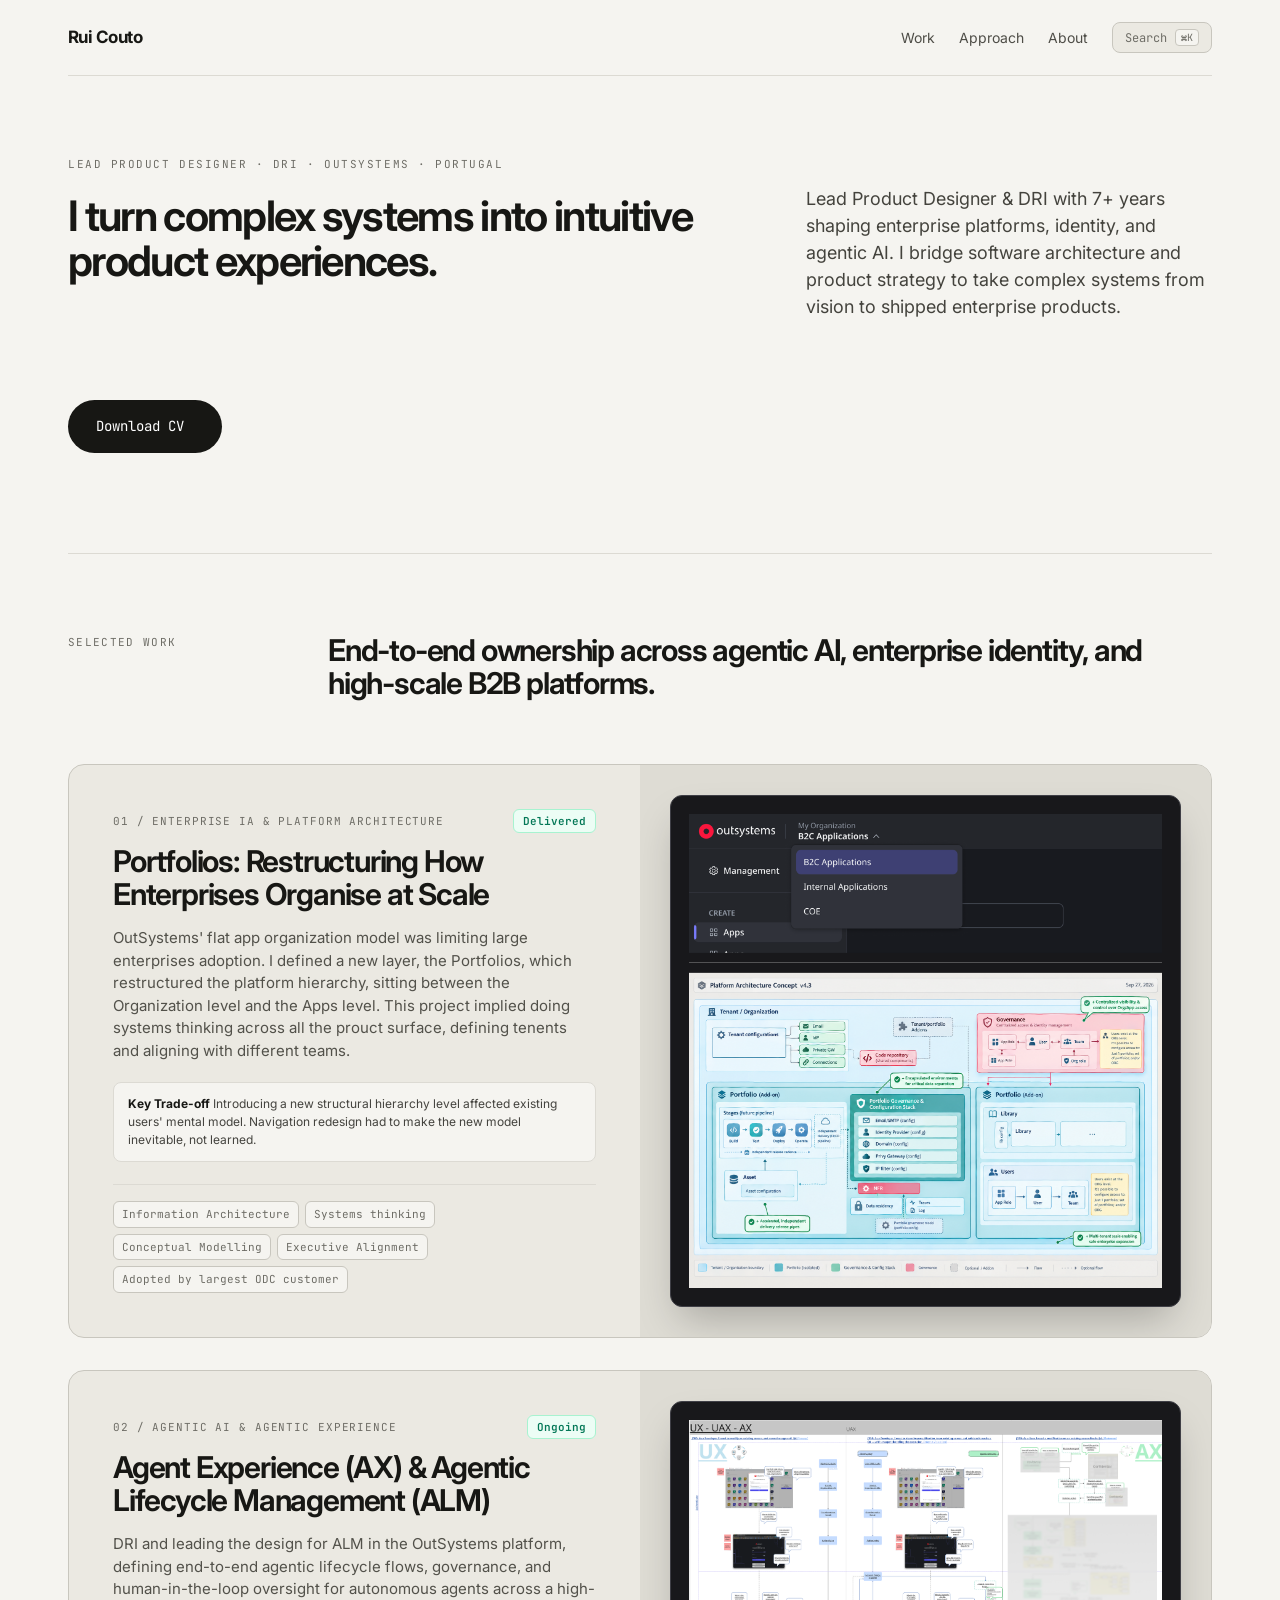
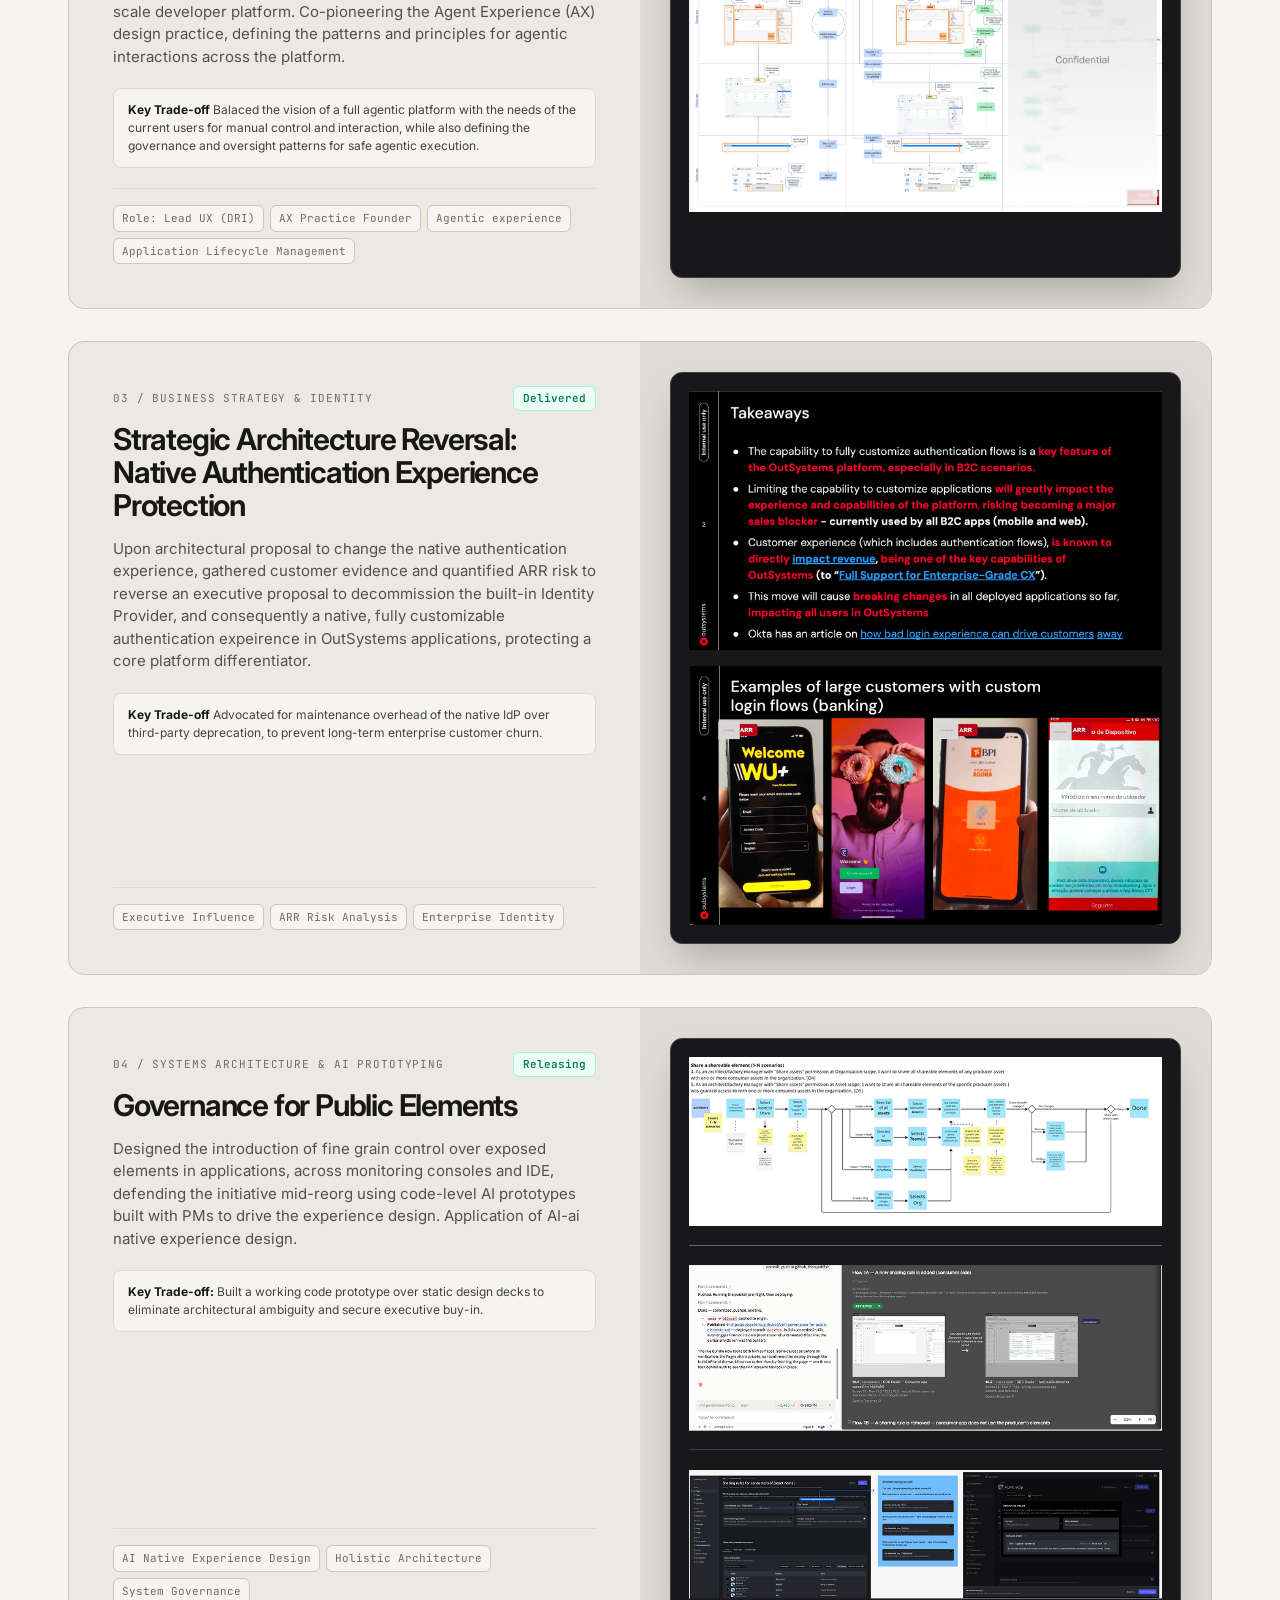
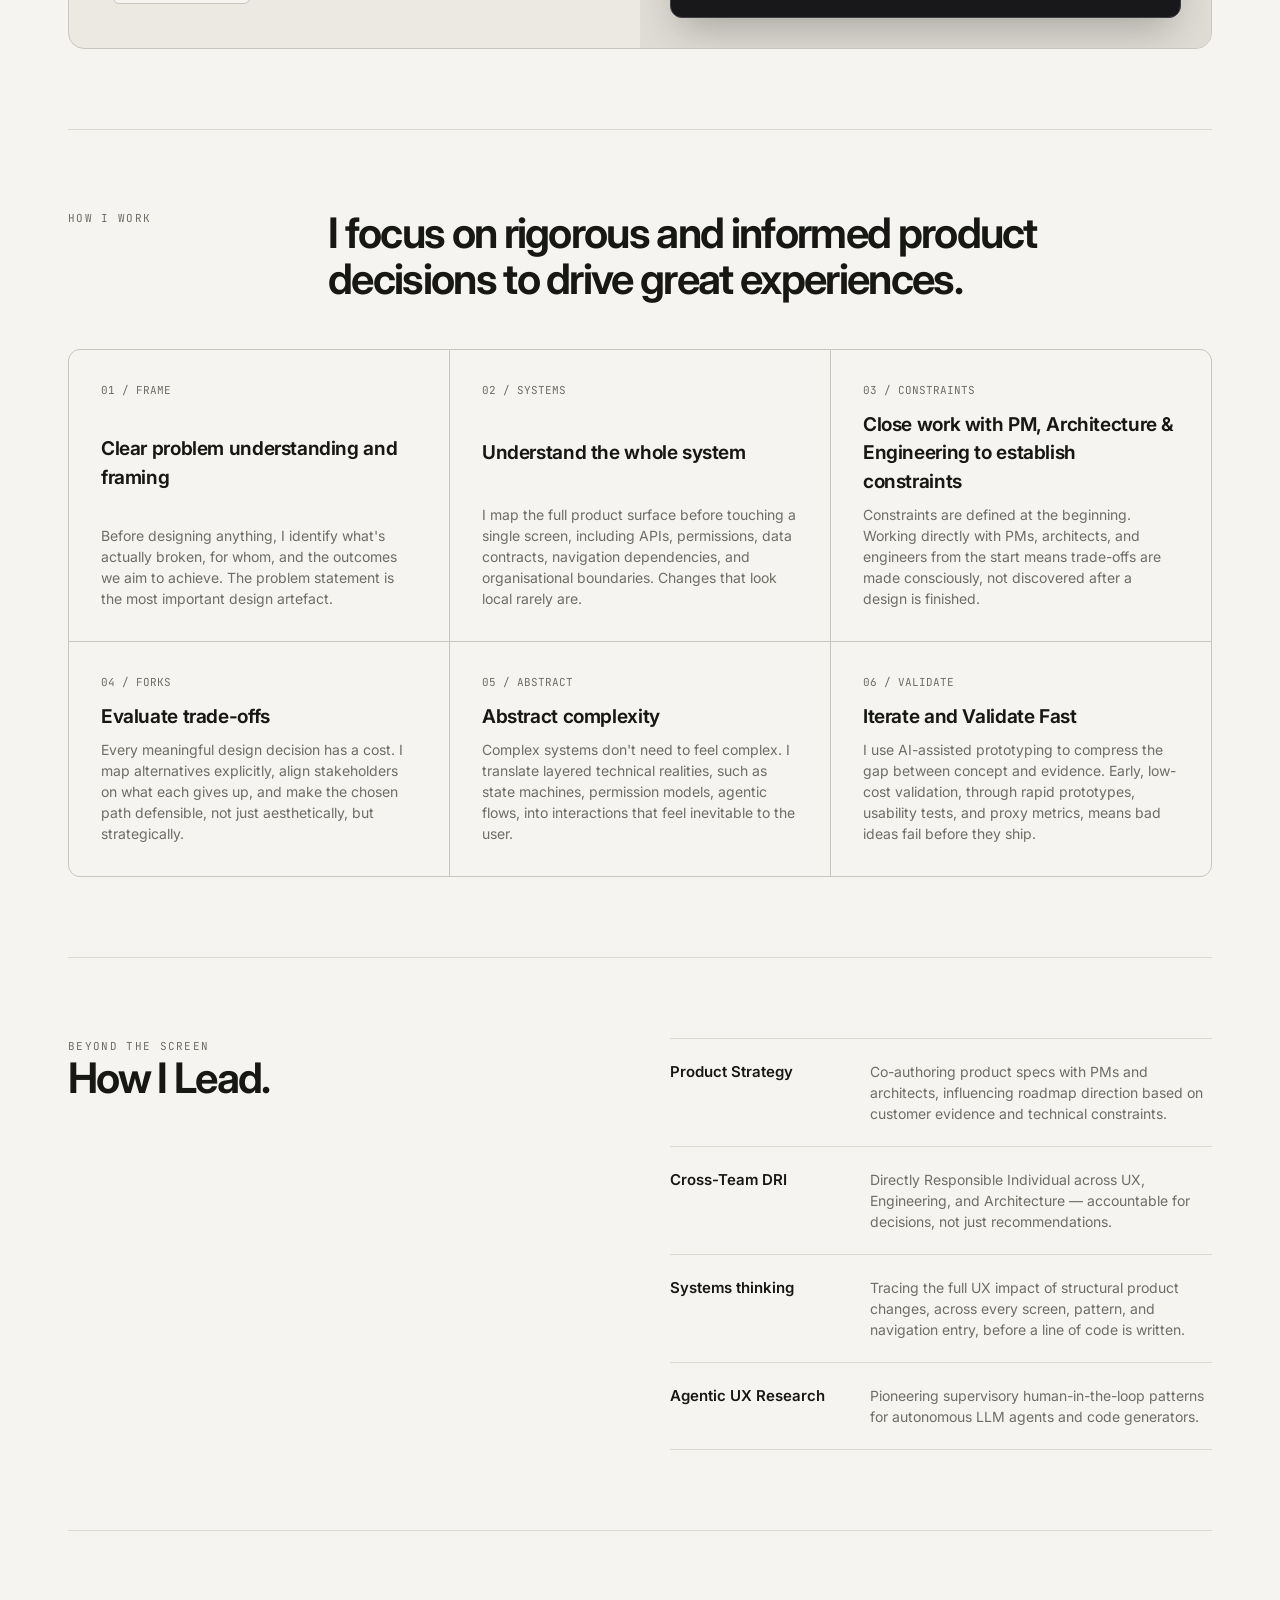
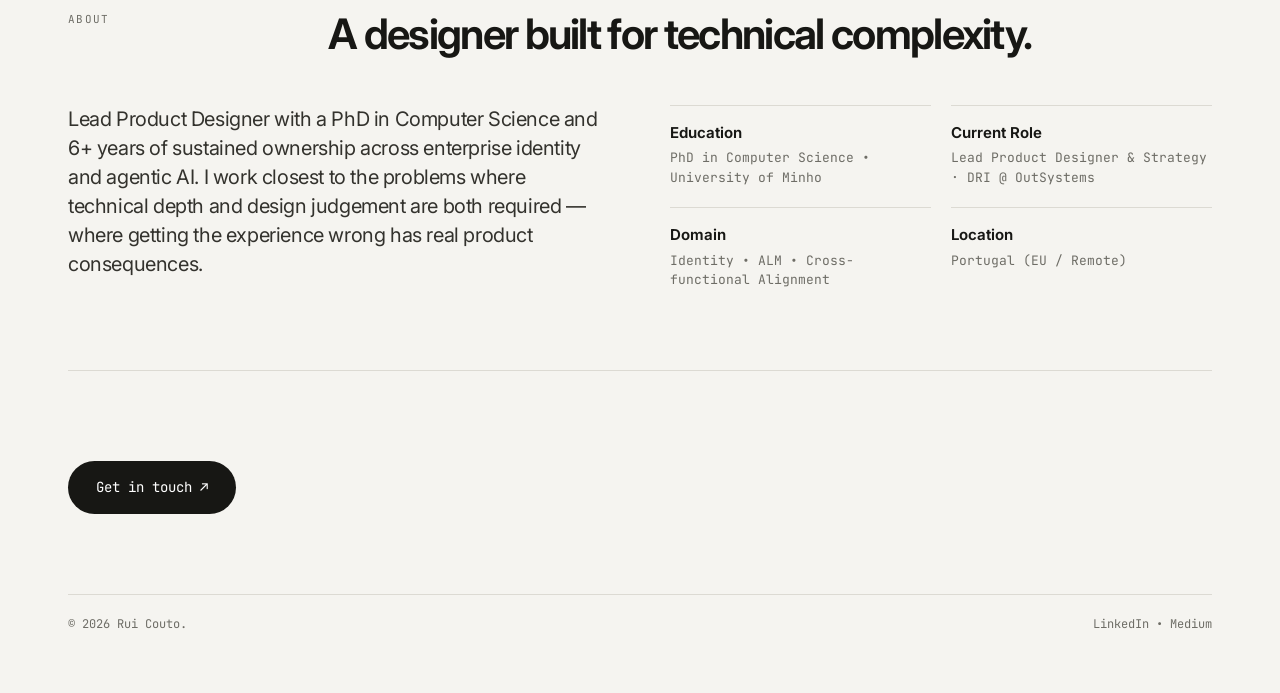
<file: index.html>
<!doctype html>
<html lang="en">
<head>
<meta charset="utf-8">
<meta name="viewport" content="width=device-width, initial-scale=1.0">
<title>Rui Couto — Lead Product Designer & UX Systems</title>
<link rel="preconnect" href="https://fonts.googleapis.com">
<link rel="preconnect" href="https://fonts.gstatic.com" crossorigin>
<link href="https://fonts.googleapis.com/css2?family=Inter:wght@400;500;600;700;800&family=JetBrains+Mono:wght@400;500;600&display=swap" rel="stylesheet">
<style>
  :root {
    --bg: #f5f4f0;
    --ink: #171714;
    --muted: #6e6d66;
    --muted-light: #8e8c84;
    --line: #dcdad3;
    --line-dark: #c8c6be;
    --card: #ebe9e2;
    --card-hover: #e4e2da;
    --accent: #10b981;
    --accent-bg: #ecfdf5;
    --accent-border: #a7f3d0;
    --sky-accent: #0284c7;
    --sky-bg: #f0f9ff;
    --sky-border: #bae6fd;
    --pill-bg: #e2e0d8;
    --max: 1200px;
    --font-mono: 'JetBrains Mono', monospace;
    --btn-accent: #cce4ed;
    --btn-accent-hover: #adceda;
  }

  * { box-sizing: border-box; }
  html { scroll-behavior: smooth; }
  body {
    margin: 0;
    background: var(--bg);
    color: var(--ink);
    font-family: Inter, system-ui, -apple-system, BlinkMacSystemFont, "Segoe UI", Roboto, sans-serif;
    line-height: 1.5;
    -webkit-font-smoothing: antialiased;
  }

  a { color: inherit; text-decoration: none; }
  button { font-family: inherit; cursor: pointer; }
  .wrap { max-width: var(--max); margin: auto; padding: 0 28px; }

  nav {
    height: 76px;
    display: flex;
    align-items: center;
    justify-content: space-between;
    border-bottom: 1px solid var(--line);
  }
  .logo-group {
    display: flex;
    align-items: center;
    gap: 12px;
  }
  .logo {
    font-weight: 700;
    letter-spacing: -.03em;
    font-size: 17px;
  }
  nav .links {
    display: flex;
    align-items: center;
    gap: 24px;
    font-size: 14px;
    color: #4e4d47;
  }
  .cmd-trigger {
    display: inline-flex;
    align-items: center;
    gap: 8px;
    background: var(--card);
    border: 1px solid var(--line-dark);
    padding: 6px 12px;
    border-radius: 8px;
    font-size: 12px;
    font-family: var(--font-mono);
    color: var(--muted);
    transition: all 0.2s ease;
  }
  .cmd-trigger:hover {
    background: var(--ink);
    color: #fff;
    border-color: var(--ink);
  }
  .kbd {
    background: var(--bg);
    border: 1px solid var(--line-dark);
    padding: 1px 5px;
    border-radius: 4px;
    font-size: 10px;
  }

  .hero {
    padding: 80px 0 100px;
    display: grid;
    grid-template-columns: 1.25fr 0.75fr;
    gap: 60px;
    align-items: start;
  }
  .eyebrow {
    text-transform: uppercase;
    letter-spacing: .14em;
    font-size: 11px;
    font-family: var(--font-mono);
    color: var(--muted);
    margin-bottom: 20px;
    display: flex;
    align-items: center;
    gap: 8px;
  }
  h1 {
    font-size: clamp(44px, 5.5vw, 80px);
    line-height: .96;
    letter-spacing: -.055em;
    margin: 0;
    max-width: 880px;
    font-weight: 700;
  }
  .hero-right {
    display: flex;
    flex-direction: column;
    gap: 20px;
  }
  .hero-copy {
    font-size: 18px;
    color: #44433d;
    margin: 0;
    line-height: 1.5;
    padding-top: 1.6em;
  }
  .hero-copy strong { color: var(--ink); font-weight: 600; }
  .hero-meta {
    display: flex;
    gap: 8px;
    flex-wrap: wrap;
  }
  .pill {
    border: 1px solid var(--line-dark);
    background: var(--card);
    border-radius: 999px;
    padding: 6px 12px;
    font-size: 12px;
    font-family: var(--font-mono);
    color: #44433d;
  }

  section {
    padding: 80px 0;
    border-top: 1px solid var(--line);
  }
  .section-head {
    display: grid;
    grid-template-columns: 220px 1fr;
    gap: 40px;
    margin-bottom: 48px;
  }
  .section-label {
    text-transform: uppercase;
    letter-spacing: .12em;
    font-size: 11px;
    font-family: var(--font-mono);
    color: var(--muted);
  }
  h2 {
    font-size: clamp(30px, 3.8vw, 42px);
    line-height: 1.08;
    letter-spacing: -.04em;
    margin: 0;
    max-width: 760px;
    font-weight: 650;
  }

  .work-grid { display: grid; gap: 32px; }
  .case {
    display: grid;
    grid-template-columns: 1fr 1fr;
    min-height: 480px;
    background: var(--card);
    border: 1px solid var(--line-dark);
    border-radius: 16px;
    overflow: hidden;
    transition: transform 0.25s cubic-bezier(0.16, 1, 0.3, 1), box-shadow 0.25s ease;
  }
  .case:hover {
    transform: translateY(-2px);
    box-shadow: 0 16px 32px -8px rgba(0,0,0,0.06);
  }
  .case-info {
    padding: 44px;
    display: flex;
    flex-direction: column;
    justify-content: space-between;
  }
  .case-header-meta {
    display: flex;
    align-items: center;
    justify-content: space-between;
    gap: 12px;
    margin-bottom: 12px;
  }
  .case-category {
    font-family: var(--font-mono);
    font-size: 11px;
    text-transform: uppercase;
    letter-spacing: .08em;
    color: var(--muted);
  }
  .badge-impact {
    background: var(--accent-bg);
    color: #047857;
    border: 1px solid var(--accent-border);
    font-family: var(--font-mono);
    font-size: 11px;
    font-weight: 600;
    padding: 3px 9px;
    border-radius: 6px;
  }
  h3 {
    font-size: 30px;
    letter-spacing: -.04em;
    line-height: 1.1;
    margin: 0 0 16px;
    font-weight: 650;
  }
  .case-desc {
    color: #52514a;
    font-size: 15px;
    margin: 0 0 20px;
    line-height: 1.5;
  }
  
  .tradeoff-teaser {
    background: var(--bg);
    border: 1px solid var(--line);
    padding: 12px 14px;
    border-radius: 8px;
    font-size: 12px;
    color: #44433e;
    margin-bottom: 20px;
  }
  .tradeoff-teaser strong { color: var(--ink); }

  .case-footer {
    display: flex;
    align-items: center;
    justify-content: space-between;
    gap: 16px;
    padding-top: 16px;
    border-top: 1px solid var(--line);
  }
  .case-tags { display: flex; gap: 6px; flex-wrap: wrap; }
  .tag {
    font-size: 11px;
    font-family: var(--font-mono);
    background: var(--bg);
    border: 1px solid var(--line-dark);
    border-radius: 6px;
    padding: 4px 8px;
    color: var(--muted);
  }
  .btn-case {
    display: inline-flex;
    align-items: center;
    gap: 6px;
    background: var(--ink);
    color: #fff;
    border: none;
    padding: 9px 16px;
    border-radius: 8px;
    font-size: 12px;
    font-weight: 600;
    font-family: var(--font-mono);
    transition: opacity 0.2s;
  }
  .btn-case:hover { opacity: 0.88; }

  .visual {
    position: relative;
    background: #dedcd4;
    display: flex;
    align-items: center;
    justify-content: center;
    padding: 30px;
    overflow: hidden;
  }
  .visual-frame {
    width: 100%;
    height: 100%;
    min-height: 280px;
    background: #18181b;
    color: #f4f4f5;
    border: 1px solid #3f3f46;
    box-shadow: 0 20px 40px -10px rgba(0,0,0,0.25);
    border-radius: 12px;
    padding: 18px;
    display: flex;
    flex-direction: column;
    gap: 12px;
    font-family: var(--font-mono);
    font-size: 11px;
  }
  .frame-bar { display: flex; align-items: center; justify-content: space-between; border-bottom: 1px solid #27272a; padding-bottom: 8px; }
  .frame-dots { display: flex; gap: 6px; }
  .dot { width: 8px; height: 8px; border-radius: 50%; background: #52525b; }
  .frame-title { color: #a1a1aa; font-size: 10px; }

  /* Visual preview custom mock elements */
  .dag-container { display: flex; flex-direction: column; gap: 8px; margin-top: 4px; }
  .dag-step { background: #27272a; border: 1px solid #3f3f46; border-radius: 6px; padding: 8px 12px; display: flex; justify-content: space-between; align-items: center; }
  .dag-step.active { border-color: #10b981; background: #064e3b; color: #a7f3d0; }
  .dag-step.pending { opacity: 0.6; }
  .status-pill { font-size: 9px; padding: 2px 6px; border-radius: 4px; background: #3f3f46; }
  .status-pill.success { background: #10b981; color: #022c22; font-weight: 600; }

  .matrix-grid { display: grid; grid-template-columns: 1fr 1fr; gap: 8px; margin-top: 4px; }
  .matrix-card { background: #27272a; border: 1px solid #3f3f46; border-radius: 6px; padding: 10px; display: flex; flex-direction: column; gap: 6px; }
  .matrix-row { display: flex; justify-content: space-between; font-size: 10px; color: #d4d4d8; }
  .matrix-check { color: #10b981; font-weight: bold; }

  .cli-window { background: #09090b; border-radius: 6px; padding: 10px; border: 1px solid #27272a; line-height: 1.6; }
  .cli-prompt { color: #10b981; }
  .cli-warn { color: #f59e0b; }
  .cli-diff { color: #38bdf8; }

  .process {
    display: grid;
    grid-template-columns: repeat(3, 1fr);
    gap: 1px;
    background: var(--line-dark);
    border: 1px solid var(--line-dark);
    border-radius: 12px;
    overflow: hidden;
  }
  .process article {
    background: var(--bg);
    padding: 32px;
    min-height: 200px;
    display: flex;
    flex-direction: column;
    justify-content: space-between;
  }
  .process .num {
    font-size: 11px;
    font-family: var(--font-mono);
    color: var(--muted);
  }
  .process h4 {
    font-size: 19px;
    letter-spacing: -.02em;
    margin: 12px 0 8px;
    font-weight: 650;
  }
  .process p {
    font-size: 14px;
    color: var(--muted);
    margin: 0;
    line-height: 1.5;
  }

  .accordion-list { display: flex; flex-direction: column; gap: 12px; margin-top: 24px; }
  .accordion-item {
    background: var(--card);
    border: 1px solid var(--line-dark);
    border-radius: 12px;
    overflow: hidden;
    transition: background 0.2s;
  }
  .accordion-header {
    width: 100%;
    padding: 20px 24px;
    display: flex;
    align-items: center;
    justify-content: space-between;
    background: none;
    border: none;
    text-align: left;
    font-size: 16px;
    font-weight: 650;
    color: var(--ink);
  }
  .accordion-header:hover { background: var(--card-hover); }
  .accordion-body {
    padding: 0 24px 20px;
    font-size: 14px;
    color: #44433d;
    line-height: 1.6;
    display: none;
    border-top: 1px solid var(--line);
    padding-top: 16px;
  }
  .accordion-item.active .accordion-body { display: block; }
  .accordion-icon { font-family: var(--font-mono); font-size: 14px; color: var(--muted); }

  .beyond { display: grid; grid-template-columns: 1fr 1fr; gap: 60px; }
  .list { border-top: 1px solid var(--line); }
  .list-row {
    display: grid;
    grid-template-columns: 180px 1fr;
    gap: 20px;
    padding: 22px 0;
    border-bottom: 1px solid var(--line);
  }
  .list-row strong { font-size: 15px; font-weight: 600; }
  .list-row span { font-size: 14px; color: var(--muted); }

  .about { display: grid; grid-template-columns: 1fr 1fr; gap: 60px; }
  .about-text { font-size: 20px; line-height: 1.45; letter-spacing: -.02em; margin: 0; color: #33322d; }
  .facts { display: grid; grid-template-columns: 1fr 1fr; gap: 20px; }
  .fact { border-top: 1px solid var(--line); padding-top: 16px; }
  .fact b { display: block; font-size: 15px; font-weight: 650; }
  .fact span { display: block; color: var(--muted); font-size: 13px; font-family: var(--font-mono); margin-top: 4px; }

  footer { padding: 90px 0 60px; border-top: 1px solid var(--line); }
  .contact { display: flex; align-items: flex-end; justify-content: space-between; gap: 40px; }
  .contact h2 { font-size: clamp(40px, 5.5vw, 72px); max-width: 750px; }
  .btn-contact {
    background: var(--ink);
    color: #fff;
    border-radius: 999px;
    padding: 16px 28px;
    font-size: 14px;
    font-family: var(--font-mono);
    white-space: nowrap;
    transition: opacity 0.2s;
  }
  .btn-contact:hover { opacity: 0.85; }
  .fine {
    display: flex;
    justify-content: space-between;
    border-top: 1px solid var(--line);
    margin-top: 80px;
    padding-top: 20px;
    color: var(--muted);
    font-size: 12px;
    font-family: var(--font-mono);
  }

  /* Full Page Case Study View Styles */
  .main-view { display: block; }
  .main-view.hidden { display: none; }

  .case-page-view {
    display: none;
    min-height: 100vh;
    background: var(--bg);
    color: var(--ink);
    padding-bottom: 100px;
  }
  .case-page-view.active {
    display: block;
  }
  .case-sticky-bar {
    position: sticky;
    top: 0;
    background: rgba(245, 244, 240, 0.94);
    backdrop-filter: blur(10px);
    border-bottom: 1px solid var(--line);
    z-index: 90;
    height: 70px;
    display: flex;
    align-items: center;
  }
  .case-sticky-bar .wrap {
    width: 100%;
    display: flex;
    align-items: center;
    justify-content: space-between;
  }
  .btn-back {
    display: inline-flex;
    align-items: center;
    gap: 8px;
    font-family: var(--font-mono);
    font-size: 13px;
    font-weight: 600;
    color: var(--ink);
    background: var(--card);
    border: 1px solid var(--line-dark);
    padding: 8px 16px;
    border-radius: 8px;
    transition: all 0.2s ease;
    cursor: pointer;
  }
  .btn-back:hover {
    background: var(--ink);
    color: #fff;
    border-color: var(--ink);
  }
  .btn-download {
    display: inline-flex;
    align-items: center;
    gap: 8px;
    font-family: var(--font-mono);
    font-size: 13px;
    font-weight: 600;
    color: var(--ink);
    background: var(--btn-accent);
    border: 1px solid var(--line-dark);
    padding: 8px 16px;
    border-radius: 8px;
    transition: all 0.2s ease;
    cursor: pointer;
  }
  .btn-download:hover {
    background: var(--btn-accent-hover);
    color: #fff;
    border-color: var(--ink);
  }

  .case-breadcrumb {
    font-family: var(--font-mono);
    font-size: 12px;
    color: var(--muted);
  }
  .case-hero-full {
    padding: 60px 0 40px;
    border-bottom: 1px solid var(--line);
  }
  .case-full-title {
    font-size: clamp(34px, 4.8vw, 58px);
    line-height: 1.05;
    letter-spacing: -.045em;
    font-weight: 750;
    margin: 16px 0 24px;
    max-width: 920px;
  }
  .case-meta-grid {
    display: grid;
    grid-template-columns: 2.2fr 1fr;
    gap: 60px;
    margin-top: 48px;
  }
  .case-main-body {
    display: flex;
    flex-direction: column;
    gap: 56px;
  }
  .case-side-panel {
    background: var(--card);
    border: 1px solid var(--line-dark);
    border-radius: 14px;
    padding: 28px;
    display: flex;
    flex-direction: column;
    gap: 22px;
    height: fit-content;
    position: sticky;
    top: 96px;
  }
  .side-meta-group { display: flex; flex-direction: column; gap: 4px; }
  .side-meta-label {
    font-family: var(--font-mono);
    font-size: 10px;
    text-transform: uppercase;
    letter-spacing: 0.12em;
    color: var(--muted);
  }
  .side-meta-val {
    font-size: 14px;
    font-weight: 600;
    color: var(--ink);
  }
  .case-block-heading {
    font-size: 24px;
    font-weight: 700;
    letter-spacing: -0.03em;
    margin: 0 0 16px;
    color: var(--ink);
    display: flex;
    align-items: center;
    gap: 12px;
  }
  .case-num-pill {
    font-family: var(--font-mono);
    font-size: 11px;
    color: var(--muted);
    background: var(--card);
    border: 1px solid var(--line-dark);
    padding: 2px 8px;
    border-radius: 4px;
  }
  .case-prose {
    font-size: 16px;
    line-height: 1.65;
    color: #383733;
    margin: 0 0 16px;
  }
  .case-next-card {
    margin-top: 80px;
    padding: 40px;
    background: var(--card);
    border: 1px solid var(--line-dark);
    border-radius: 16px;
    display: flex;
    align-items: center;
    justify-content: space-between;
    gap: 24px;
  }

  .cmd-overlay {
    position: fixed;
    inset: 0;
    background: rgba(23, 23, 20, 0.8);
    backdrop-filter: blur(4px);
    z-index: 120;
    display: flex;
    align-items: start;
    justify-content: center;
    padding-top: 12vh;
    opacity: 0;
    pointer-events: none;
    transition: opacity 0.15s ease;
  }
  .cmd-overlay.active { opacity: 1; pointer-events: auto; }
  .cmd-dialog {
    background: var(--ink);
    color: #f5f4f0;
    border: 1px solid #33322d;
    border-radius: 12px;
    width: 100%;
    max-width: 600px;
    box-shadow: 0 20px 40px rgba(0,0,0,0.4);
    overflow: hidden;
  }
  .cmd-input-wrap {
    display: flex;
    align-items: center;
    padding: 16px 20px;
    border-bottom: 1px solid #282723;
    gap: 12px;
  }
  .cmd-input {
    background: none;
    border: none;
    color: #fff;
    font-size: 15px;
    width: 100%;
    outline: none;
    font-family: inherit;
  }
  .cmd-list { max-height: 320px; overflow-y: auto; padding: 8px; }
  .cmd-item {
    display: flex;
    align-items: center;
    justify-content: space-between;
    padding: 12px 16px;
    border-radius: 8px;
    font-size: 13px;
    color: #a3a299;
    cursor: pointer;
    transition: all 0.15s ease;
  }
  .cmd-item:hover, .cmd-item.selected { background: #282723; color: #fff; }
  .cmd-item-label { display: flex; align-items: center; gap: 10px; }
  .cmd-badge { font-family: var(--font-mono); font-size: 10px; background: #33322d; padding: 2px 6px; border-radius: 4px; color: #a3a299; }

  @media(max-width: 860px) {
    .hero, .case, .beyond, .about { grid-template-columns: 1fr; }
    .hero { padding-top: 40px; gap: 30px; }
    .section-head { grid-template-columns: 1fr; gap: 12px; }
    .process { grid-template-columns: 1fr; }
    .visual { min-height: 260px; }
    nav .links { display: none; }
    .tradeoff-grid { grid-template-columns: 1fr; }
    .contact { flex-direction: column; align-items: flex-start; }
    .list-row { grid-template-columns: 1fr; gap: 4px; }
  }
</style>
</head>
<body>

<div class="wrap">
  <nav>
    <div class="logo-group">
        <a class="logo" href="#">Rui Couto</a>
    </div>
    <div class="links">
      <a href="#work">Work</a>
      <a href="#approach">Approach</a>
      <!--<a href="#philosophy">Philosophy</a>-->
      <a href="#about">About</a>
      <button class="cmd-trigger" id="cmdBtn">
        <span>Search</span>
        <span class="kbd">⌘K</span>
      </button>
    </div>
  </nav>

  <header class="hero">
    <div>
      <div class="eyebrow">
        Lead Product Designer · DRI · OutSystems · Portugal
      </div>
      <h2>I turn complex systems into intuitive product experiences.</h2>
      <br/>

    </div>
    <div class="hero-right">
      <p class="hero-copy">
        Lead Product Designer & DRI with 7+ years shaping enterprise platforms, identity, and agentic AI. I bridge software architecture and product strategy to take complex systems from vision to shipped enterprise products.
        <!-- PhD in Computer Science with 6+ years owning enterprise identity, Application lifecycle management and agentic AI end-to-end. I work where technical architecture, product strategy, and human behaviour converge, defining the vision for emerging spaces before the patterns exist. -->
      </p>
      <div class="hero-meta">
      <!--  <span class="pill">Cross-Functional DRI</span>
        <span class="pill">Agentic Lifecycle & Governance (ALM)</span>
        <span class="pill">AX (Agent Experience) Co-Pioneer</span>
      -->
      </div>
    </div>
    <a class="btn-contact" id="emailBtn" href="#" onclick="window.open('RuiCouto_cv.pdf', '_blank')" style="width: 11em;">Download CV</a>
  </header>

  <section id="work">
    <div class="section-head">
      <div class="section-label">Selected Work</div>
      <!--<h2>Co-pioneering Agent Experience (AX) design and driving cross-functional strategy for Agentic Lifecycle Management (ALM) and enterprise Identity across high-scale B2B platforms.</h2>-->
      <h3>End-to-end ownership across agentic AI, enterprise identity, and high-scale B2B platforms.</h3>
    </div>

    <div class="work-grid">


      <!-- CASE 01: Portfolios -->
      <article class="case" onclick="navigateToCase('01')" onkeydown="if(event.key==='Enter'||event.key===' ') navigateToCase('01')" role="button" tabindex="0" style="cursor: pointer;">
        <div class="case-info">
          <div>
            <div class="case-header-meta">
              <span class="case-category">01 / Enterprise IA & Platform Architecture</span>
              <span class="badge-impact">Delivered</span>
            </div>
            <h3>Portfolios: Restructuring How Enterprises Organise at Scale</h3>
            <p class="case-desc">
              OutSystems' flat app organization model was limiting large enterprises adoption. I defined a new layer, the Portfolios, which restructured the platform hierarchy, sitting between the Organization level and the Apps level. This project implied doing systems thinking across all the prouct surface, defining tenents and aligning with different teams.
            </p>
            <div class="tradeoff-teaser">
              <strong>Key Trade-off</strong> Introducing a new structural hierarchy level affected existing users' mental model. Navigation redesign had to make the new model inevitable, not learned.
            </div>
          </div>
          <div class="case-footer">
            <div class="case-tags">
              <span class="tag">Information Architecture</span>
              <span class="tag">Systems thinking</span>
              <span class="tag">Conceptual Modelling</span>
              <span class="tag">Executive Alignment</span>
              <span class="tag">Adopted by largest ODC customer</span>
            </div>
          </div>
        </div>

        <div class="visual">  
          <div class="visual-frame">
            <img src="img/portfolios.png" alt="Portfolios Visual">
          </div>
        </div>
      </article>


      <!-- CASE 02: ALM & AX -->
      <article class="case" onclick="navigateToCase('02')" onkeydown="if(event.key==='Enter'||event.key===' ') navigateToCase('02')" role="button" tabindex="0" style="cursor: pointer;">
        <div class="case-info">
          <div>
            <div class="case-header-meta">
              <span class="case-category">02 / Agentic AI & Agentic Experience</span>
              <span class="badge-impact">Ongoing</span>
            </div>
            <h3>Agent Experience (AX) & Agentic Lifecycle Management (ALM)</h3>
            <p class="case-desc">
              DRI and leading the design for ALM in the OutSystems platform, defining end-to-end agentic lifecycle flows, governance, and human-in-the-loop oversight for autonomous agents across a high-scale developer platform. Co-pioneering the Agent Experience (AX) design practice, defining the patterns and principles for agentic interactions across the platform.
            </p>
            <div class="tradeoff-teaser">
              <strong>Key Trade-off</strong> Balaced the vision of a full agentic platform with the needs of the current users for manual control and interaction, while also defining the governance and oversight patterns for safe agentic execution.
            </div>
          </div>
          <div class="case-footer">
            <div class="case-tags">
              <span class="tag">Role: Lead UX (DRI)</span>
              <span class="tag">AX Practice Founder</span>
              <span class="tag">Agentic experience</span>
              <span class="tag">Application Lifecycle Management</span>
            </div>
          </div>
        </div>

        <div class="visual">  
          <div class="visual-frame">
            <img src="img/ux_uax_ax.png" alt="Agentic Experience Visual">
          </div>
        </div>
      </article>


      <!-- CASE 03: Strategic IdP Reversal -->
      <article class="case" onclick="navigateToCase('03')" onkeydown="if(event.key==='Enter'||event.key===' ') navigateToCase('03')" role="button" tabindex="0" style="cursor: pointer;">
        <div class="case-info">
          <div>
            <div class="case-header-meta">
              <span class="case-category">03 / Business Strategy & Identity</span>
              <span class="badge-impact">Delivered</span>
            </div>
            <h3>Strategic Architecture Reversal: Native Authentication Experience Protection</h3>
            <p class="case-desc">
              Upon architectural proposal to change the native authentication experience, gathered customer evidence and quantified ARR risk to reverse an executive proposal to decommission the built-in Identity Provider, and consequently a native, fully customizable authentication expeirence in OutSystems applications, protecting a core platform differentiator.
            </p>
            <div class="tradeoff-teaser">
              <strong>Key Trade-off</strong> Advocated for maintenance overhead of the native IdP over third-party deprecation, to prevent long-term enterprise customer churn.
            </div>
          </div>
          <div class="case-footer">
            <div class="case-tags">
              <span class="tag">Executive Influence</span>
              <span class="tag">ARR Risk Analysis</span>
              <span class="tag">Enterprise Identity</span>
            </div>
          </div>
        </div>

        <div class="visual">  
          <div class="visual-frame">
            <img src="img/idp_impact.png" alt="Identity Provider Impact Visual">
          </div>
        </div>
      </article>


        <!-- CASE 04: Public Elements Governance -->
        <article class="case" onclick="navigateToCase('04')" onkeydown="if(event.key==='Enter'||event.key===' ') navigateToCase('04')" role="button" tabindex="0" style="cursor: pointer;">
          <div class="case-info">
            <div>
              <div class="case-header-meta">
                <span class="case-category">04 / Systems Architecture & AI Prototyping</span>
                <span class="badge-impact">Releasing</span>
              </div>
              <h3>Governance for Public Elements</h3>
              <p class="case-desc">
                Designed the introduction of fine grain control over exposed elements in applications, across monitoring consoles and IDE, defending the initiative mid-reorg using code-level AI prototypes built with PMs to drive the experience design. Application of AI-ai native experience design.
              </p>
              <div class="tradeoff-teaser">
                <strong>Key Trade-off:</strong> Built a working code prototype over static design decks to eliminate architectural ambiguity and secure executive buy-in.
              </div>
            </div>
            <div class="case-footer">
              <div class="case-tags">
                <span class="tag">AI Native Experience Design</span>
                <span class="tag">Holistic Architecture</span>
                <span class="tag">System Governance</span>
                
              </div>
            </div>
          </div>

          <div class="visual">  
            <div class="visual-frame">
              <img src="img/gpe.png" alt="Governance for Public Elements Visual">
            </div>
          </div>
        </article>







<!-- CASE 05: External Auth & Public APIs -->
 <!-- 
<article class="case" onclick="navigateToCase('external-auth-apis')" role="button" tabindex="0" style="cursor: pointer;">
  <div class="case-info">
    <div>
      <div class="case-header-meta">
        <span class="case-category">05 / Platform Architecture & Growth</span>
        <span class="badge-impact">Delivered</span>
      </div>
      <h3>Unblocking Enterprise Sales via External Auth & Public APIs</h3>
      <p class="case-desc">
        Led end-to-end UX strategy and cross-functional alignment for external IdP integrations (SAML, OAuth, OIDC) and public end-user management APIs.
      </p>
      <div class="tradeoff-teaser">
        <strong>Key Trade-off:</strong> Prioritized strict compliance and security protocol standards over UI simplification to unblock high-value enterprise deals.
      </div>
    </div>
    <div class="case-footer">
      <div class="case-tags">
        <span class="tag">Role: Lead UX (DRI)</span>
        <span class="tag">Sales Enablement</span>
        <span class="tag">Public API Design</span>
        <span class="tag">Cross-Functional Alignment</span>
      </div>
    </div>
  </div>

  <div class="visual">
    <div class="visual-frame">
      <div class="frame-bar">
        <div class="frame-dots"><span class="dot"></span><span class="dot"></span><span class="dot"></span></div>
        <span class="frame-title">IDENTITY FEDERATION // PROTOCOL FLOW</span>
      </div>
      <div class="dag-container">
        <div class="dag-step active">
          <span>01. External IdP Challenge</span>
          <span class="status-pill success">SAML 2.0 / OIDC</span>
        </div>
        <div class="dag-step active">
          <span>02. Token Exchange & Mapping</span>
          <span class="status-pill success">AUTHENTICATED</span>
        </div>
        <div class="dag-step active">
          <span>03. Public User API Sync</span>
          <span class="status-pill success">PROVISIONED</span>
        </div>
        <div class="dag-step">
          <span>04. Enterprise SSO Access</span>
          <span class="status-pill success">GRANTED</span>
        </div>
      </div>
    </div>
  </div>
</article>
-->




    </div>
  </section>


  <section id="approach">
    <div class="section-head">
      <div class="section-label">How I Work</div>
      <h2>I focus on rigorous and informed product decisions to drive great experiences.</h2>
    </div>
    <div class="process">
      <article>
        <div class="num">01 / FRAME</div>
        <h4>Clear problem understanding and framing</h4>
        <p>Before designing anything, I identify what's actually broken, for whom, and the outcomes we aim to achieve. The problem statement is the most important design artefact.</p>
      </article>
      <article>
        <div class="num">02 / SYSTEMS</div>
        <h4>Understand the whole system</h4>
        <p>I map the full product surface before touching a single screen, including APIs, permissions, data contracts, navigation dependencies, and organisational boundaries. Changes that look local rarely are.</p>
      </article>
      <article>
        <div class="num">03 / CONSTRAINTS</div>
        <h4>Close work with PM, Architecture & Engineering to establish constraints</h4>
        <p>Constraints are defined at the beginning. Working directly with PMs, architects, and engineers from the start means trade-offs are made consciously, not discovered after a design is finished.</p>
      </article>
      <article>
        <div class="num">04 / FORKS</div>
        <h4>Evaluate trade-offs</h4>
        <p>Every meaningful design decision has a cost. I map alternatives explicitly, align stakeholders on what each gives up, and make the chosen path defensible, not just aesthetically, but strategically.</p>
      </article>
      <article>
        <div class="num">05 / ABSTRACT</div>
        <h4>Abstract complexity</h4>
        <p>Complex systems don't need to feel complex. I translate layered technical realities, such as state machines, permission models, agentic flows, into interactions that feel inevitable to the user.</p>
      </article>
      <article>
        <div class="num">06 / VALIDATE</div>
        <h4>Iterate and Validate Fast</h4>
        <p>I use AI-assisted prototyping to compress the gap between concept and evidence. Early, low-cost validation, through rapid prototypes, usability tests, and proxy metrics, means bad ideas fail before they ship.</p>
      </article>
    </div>
  </section>

  <!--
  <section id="philosophy">
    <div class="section-head">
      <div class="section-label">Philosophy</div>
      <h2>Core principles guiding design strategy and cross-functional leadership.</h2>
    </div>
    <div class="accordion-list">
      
      <div class="accordion-item active">
        <button class="accordion-header" onclick="toggleAccordion(this)">
          <span>01. Direct Manipulation vs Supervisory Agentic UX (UAX)</span>
          <span class="accordion-icon">−</span>
        </button>
        <div class="accordion-body">
          As software transitions from tools operated by humans to autonomous agents supervised by humans, UX shifts from click-path optimization to intent configuration, policy dry-runs, and state-diff verification. Designing for supervisory trust requires explicit failure boundaries and transparent recovery options.
        </div>
      </div>

      <div class="accordion-item">
        <button class="accordion-header" onclick="toggleAccordion(this)">
          <span>02. DRI (Directly Responsible Individual) Product Leadership</span>
          <span class="accordion-icon">+</span>
        </button>
        <div class="accordion-body">
          Design leadership isn’t just producing Figma deliverables. It means writing product specs alongside PMs, evaluating architectural trade-offs with Principal Engineers, defining operational proxy metrics early, and staying accountable for business impact.
        </div>
      </div>

      <div class="accordion-item">
        <button class="accordion-header" onclick="toggleAccordion(this)">
          <span>03. Proving Impact Without Direct Product Analytics</span>
          <span class="accordion-icon">+</span>
        </button>
        <div class="accordion-body">
          When direct telemetry is constrained by enterprise privacy or early-stage launches, value is proven through operational proxies: setup step reduction, task completion speed under usability testing, support ticket drops, and design system reuse scalability.
        </div>
      </div>

      <div class="accordion-item">
        <button class="accordion-header" onclick="toggleAccordion(this)">
          <span>04. AI-Augmented Workflow with Rigorous Human Validation</span>
          <span class="accordion-icon">+</span>
        </button>
        <div class="accordion-body">
          I actively leverage LLMs for research synthesis, edge-case generation, and rapid code prototyping. However, final design judgment, accessibility standards, user empathy, and ethical trade-offs remain strictly human-led.
        </div>
      </div>

    </div>
  </section>
  -->

  <section>
    <div class="beyond">
      <div>
        <div class="section-label">Beyond the Screen</div>
        <h2>How I Lead.</h2>
      </div>
      <div class="list">
        <div class="list-row">
          <strong>Product Strategy</strong>
          <span>Co-authoring product specs with PMs and architects, influencing roadmap direction based on customer evidence and technical constraints.</span>
        </div>
        <div class="list-row">
          <strong>Cross-Team DRI</strong>
          <span>Directly Responsible Individual across UX, Engineering, and Architecture — accountable for decisions, not just recommendations.</span>
        </div>
        <div class="list-row">
          <strong>Systems thinking</strong>
          <span>Tracing the full UX impact of structural product changes, across every screen, pattern, and navigation entry, before a line of code is written.</span>
        </div>
        <div class="list-row">
          <strong>Agentic UX Research</strong>
          <span>Pioneering supervisory human-in-the-loop patterns for autonomous LLM agents and code generators.</span>
        </div>
      </div>
    </div>
  </section>

  <section id="about">
    <div class="section-head">
      <div class="section-label">About</div>
      <h2>A designer built for technical complexity.</h2>
    </div>
    <div class="about">
      <div>
        <p class="about-text">
          Lead Product Designer with a PhD in Computer Science and 6+ years of sustained ownership across enterprise identity and agentic AI. I work closest to the problems where technical depth and design judgement are both required — where getting the experience wrong has real product consequences.
        </p>
      </div>
      <div class="facts">
        <div class="fact">
          <b>Education</b>
          <span>PhD in Computer Science • University of Minho</span>
        </div>
        <div class="fact">
          <b>Current Role</b>
          <span>Lead Product Designer & Strategy · DRI @ OutSystems</span>
        </div>
        <div class="fact">
          <b>Domain</b>
          <span>Identity • ALM • Cross-functional Alignment</span>
        </div>
        <div class="fact">
          <b>Location</b>
          <span>Portugal (EU / Remote)</span>
        </div>
      </div>
    </div>
  </section>
  

  <footer id="contact">
    <div class="contact">
      <!--<h2>Have a complex product challenge?</h2>-->
      <a class="btn-contact" id="emailBtn" href="https://www.linkedin.com/in/rmscouto/" target="_blank">Get in touch ↗</a>
    </div>
    <div class="fine">
      <span>© 2026 Rui Couto.</span>
      <span><a href="https://www.linkedin.com/in/rmscouto/" target="_blank" rel="noopener noreferrer">LinkedIn</a> •  <a href="https://medium.com/@rmscouto" target="_blank">Medium</a><!--· NDA Sanitized Dataset--></span>
    </div>
  </footer>
</div>

<div class="cmd-overlay" id="cmdOverlay">
  <div class="cmd-dialog">
    <div class="cmd-input-wrap">
      <span style="color:#a3a299; font-family:var(--font-mono); font-size:12px;">⌘</span>
      <input type="text" class="cmd-input" id="cmdInput" placeholder="Type a command or jump to section..." />
    </div>
    <div class="cmd-list" id="cmdList">
      <!-- Options rendered via JS -->
    </div>
  </div>
</div>

<script>
  function navigateToCase(caseKey) {
    const keyMap = {
      '01': 'case_01.html',
      '02': 'case_02.html',
      '03': 'case_03.html',
      '04': 'case_04.html',
      'public-elements-governance': 'case_04.html',
      'idp-architecture-reversal': 'case_03.html',
      'agentic-ax-alm': 'case_02.html',
      'identity-shell': 'case_03.html',
      'agentic-alm': 'case_02.html'
    };
    window.location.href = keyMap[caseKey] || `case_${caseKey}.html`;
  }

  /* Accordion Handler */
  function toggleAccordion(btn) {
    const item = btn.closest('.accordion-item');
    const isActive = item.classList.contains('active');
    
    document.querySelectorAll('.accordion-item').forEach(i => {
      i.classList.remove('active');
      i.querySelector('.accordion-icon').textContent = '+';
    });

    if (!isActive) {
      item.classList.add('active');
      btn.querySelector('.accordion-icon').textContent = '−';
    }
  }

  const COMMANDS = [
    { label: 'Jump to Selected Work', action: () => scrollToId('work'), badge: 'Section' },
    { label: 'Jump to How I Work', action: () => scrollToId('approach'), badge: 'Section' },
    { label: 'Jump to Philosophy', action: () => scrollToId('philosophy'), badge: 'Section' },
    { label: 'Jump to About', action: () => scrollToId('about'), badge: 'Section' },
    { label: 'Open Case 01: Portfolios: Restructuring How Enterprises Organise at Scale', action: () => navigateToCase('01'), badge: 'Full Case' },
    { label: 'Open Case 02: Agent Experience (AX) & Agentic Lifecycle Management (ALM)', action: () => navigateToCase('02'), badge: 'Full Case' },
    { label: 'Open Case 03: Strategic Architecture Reversal: Native Authentication Experience Protection', action: () => navigateToCase('03'), badge: 'Full Case' },
    { label: 'Open Case 04: Governance for Public Elements', action: () => navigateToCase('04'), badge: 'Full Case' },
    { label: 'Copy Email Address', action: () => copyEmail(), badge: 'Action' }
  ];

  function scrollToId(id) {
    closeCmd();
    document.getElementById(id)?.scrollIntoView({ behavior: 'smooth' });
  }

  function copyEmail() {
    closeCmd();
    const email = 'rmscouto@gmail.com';
    if (navigator.clipboard && navigator.clipboard.writeText) {
      navigator.clipboard.writeText(email);
    }
    const btn = document.getElementById('emailBtn');
    if (btn) {
      const orig = btn.textContent;
      btn.textContent = 'Copied to clipboard!';
      setTimeout(() => { btn.textContent = orig; }, 2000);
    }
  }

  /* Command Palette UI Controller */
  const cmdOverlay = document.getElementById('cmdOverlay');
  const cmdInput = document.getElementById('cmdInput');
  const cmdList = document.getElementById('cmdList');

  function openCmd() {
    cmdOverlay.classList.add('active');
    cmdInput.value = '';
    cmdInput.focus();
    renderCmds(COMMANDS);
  }

  function closeCmd() {
    cmdOverlay.classList.remove('active');
  }

  function renderCmds(list) {
    cmdList.innerHTML = '';
    list.forEach((cmd) => {
      const el = document.createElement('div');
      el.className = 'cmd-item';
      el.innerHTML = `
        <div class="cmd-item-label">
          <span>${cmd.label}</span>
        </div>
        <span class="cmd-badge">${cmd.badge}</span>
      `;
      el.onclick = () => {
        cmd.action();
        closeCmd();
      };
      cmdList.appendChild(el);
    });
  }

  cmdInput?.addEventListener('input', (e) => {
    const q = e.target.value.toLowerCase();
    const filtered = COMMANDS.filter(c => c.label.toLowerCase().includes(q));
    renderCmds(filtered);
  });

  document.getElementById('cmdBtn')?.addEventListener('click', openCmd);

  window.addEventListener('keydown', (e) => {
    if (e.key === 'Escape') {
      closeCmd();
    }
    if ((e.metaKey || e.ctrlKey) && e.key === 'k') {
      e.preventDefault();
      if (cmdOverlay.classList.contains('active')) {
        closeCmd();
      } else {
        openCmd();
      }
    }
  });

  cmdOverlay?.addEventListener('click', (e) => {
    if (e.target === cmdOverlay) closeCmd();
  });
</script>

</body>
</html>
</file>
